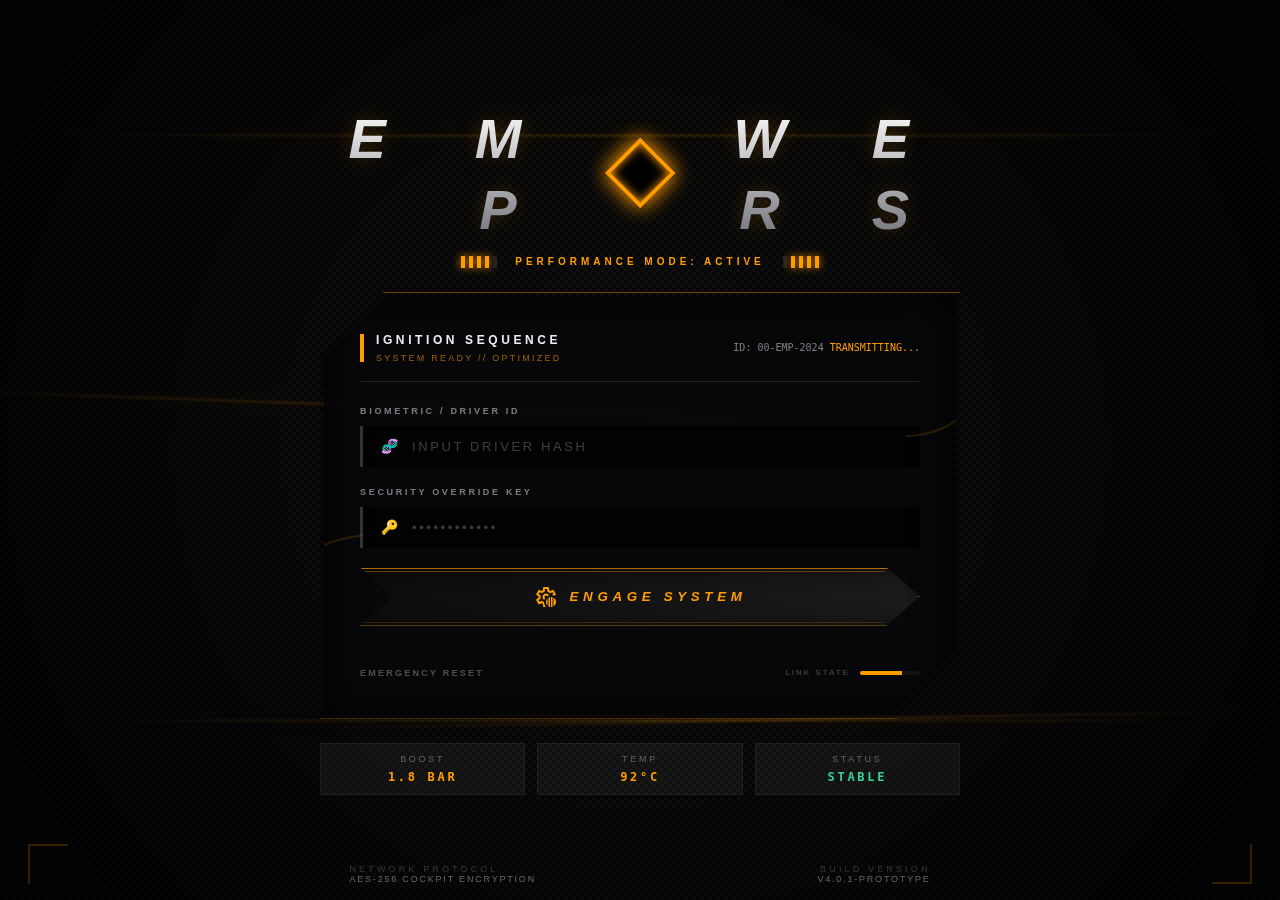
<file: public/index.html>
<!DOCTYPE html>
<html lang="en">

<head>
    <meta charset="UTF-8">
    <meta name="viewport" content="width=device-width, initial-scale=1.0">
    <title>Login</title>
</head>

<body>
    <main>
        <h1>Login</h1>
        <form id="login-form">
            <label>
                Identifier (email or username)
                <input type="text" id="identifier" required>
            </label>
            <label>
                Password
                <input type="password" id="password" required>
            </label>
            <button type="submit">Log In</button>
            <div id="error" role="alert"></div>
        </form>
    </main>

    <script src="../scripts/auth.js"></script>
</body>

</html>
</file>
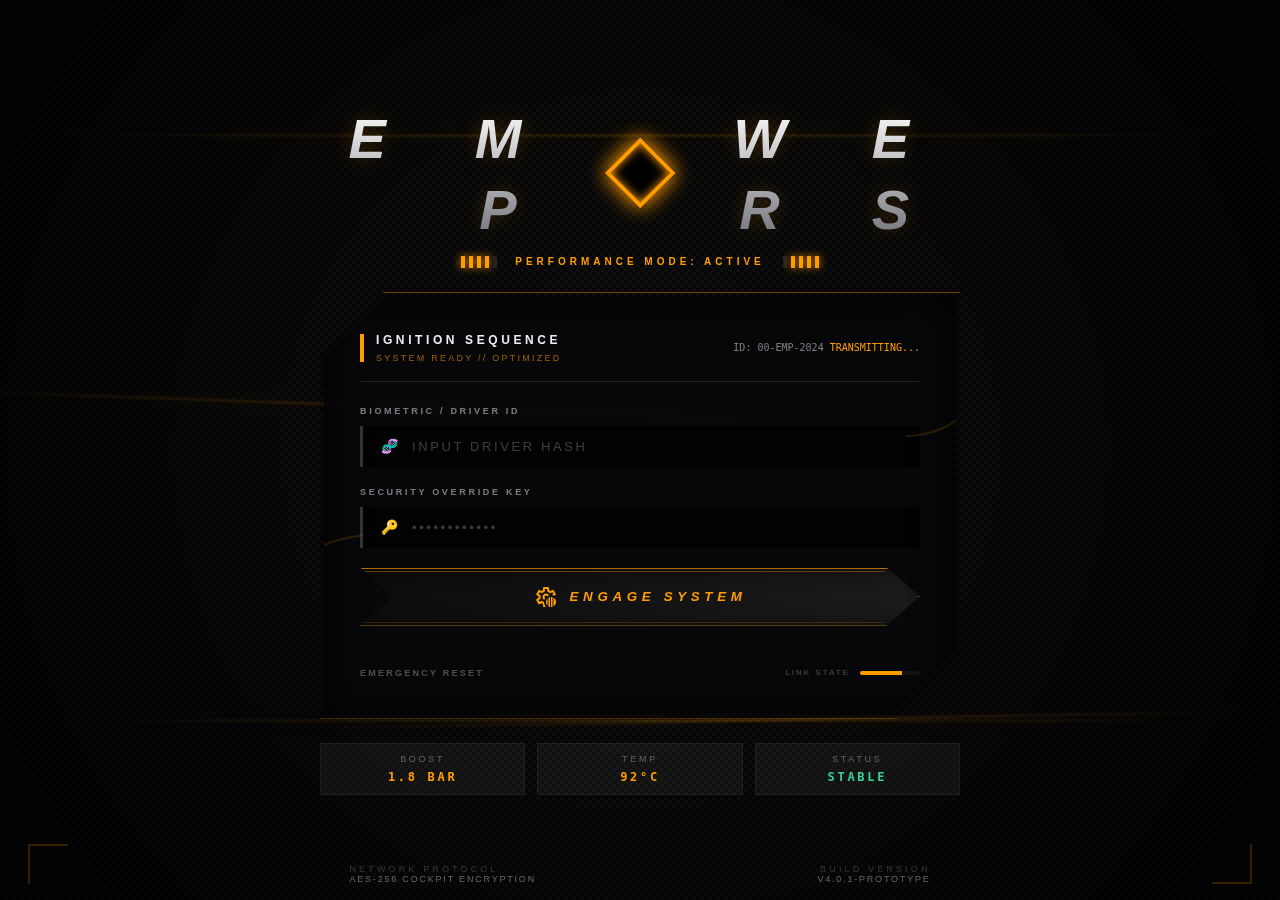
<file: public/dashboard.html>
<!DOCTYPE html>
<html lang="en">
<head>
    <meta charset="UTF-8">
    <meta name="viewport" content="width=device-width, initial-scale=1.0">
    <title>Dashboard</title>
    <link rel="stylesheet" href="css/dashboard.css">
</head>
<body>
    <div class="app">
        <header class="topbar">
            <div class="topbar-center">
                <div class="brand"><span class="brand-word">EMPOWER</span><span class="brand-accent">S</span></div>
                <div class="welcome">Welcome Back</div>
            </div>
            <div class="topbar-right">
                <button id="logout">Logout</button>
            </div>
        </header>

        <main class="container">
            <section class="grid-top">
                <article class="card info-card">
                    <div class="card-head">
                        <h2 class="card-title">User Info</h2>
                    </div>
                    <div class="card-body">
                        <div class="info-grid">
                            <p id="user-id"></p>
                            <p id="user-login"></p>
                            <p id="user-level"></p>
                            <p id="user-xp"></p>
                        </div>
                    </div>
                </article>

                <article class="card grades-card">
                    <div class="card-head">
                        <h2 class="card-title">Audit Ratio</h2>
                    </div>
                    <div class="card-body">
                        <div class="chart-box" id="audits-done-bar"></div>
                        <div class="chart-box" id="audits-received-bar"></div>
                        <p id="audit-ratio" class="sr-only"></p>
                        <div class="chart-box" id="audit-graph"></div>
                    </div>
                </article>
            </section>

            <section class="grid-mid">
                <article class="card">
                    <div class="card-head">
                        <h2 class="card-title">Grades</h2>
                    </div>
                    <div class="card-body">
                        <p id="pass-count"></p>
                        <p id="fail-count"></p>
                        <div class="chart-box" id="grades-graph"></div>
                    </div>
                </article>
                <article class="card">
                    <div class="card-head">
                        <h2 class="card-title">Last Activity</h2>
                    </div>
                    <div class="card-body">
                        <ul id="activity-list"></ul>
                    </div>
                </article>

            </section>

            <section class="grid-bottom">
                <article class="card">
                    <div class="card-head">
                        <h2 class="card-title">Skills</h2>
                    </div>
                    <div class="card-body">
                        <div class="chart-box" id="skills-bars"></div>
                    </div>
                </article>

                <article class="card">
                    <div class="card-head">
                        <h2 class="card-title">Skills Graph</h2>
                    </div>
                    <div class="card-body">
                        <div class="chart-box" id="skills-graph"></div>
                    </div>
                </article>

                <article class="card">
                    <div class="card-head">
                        <h2 class="card-title">XP Progression</h2>
                    </div>
                    <div class="card-body">
                        <div class="chart-box" id="xp-graph"></div>
                    </div>
                </article>

            </section>
        </main>
    </div>

    <script src="../scripts/auth.js"></script>
    <script src="../scripts/api.js"></script>
    <script src="../scripts/profile.js"></script>
    <script src="../scripts/graphs.js"></script>
</body>
</html>
</file>
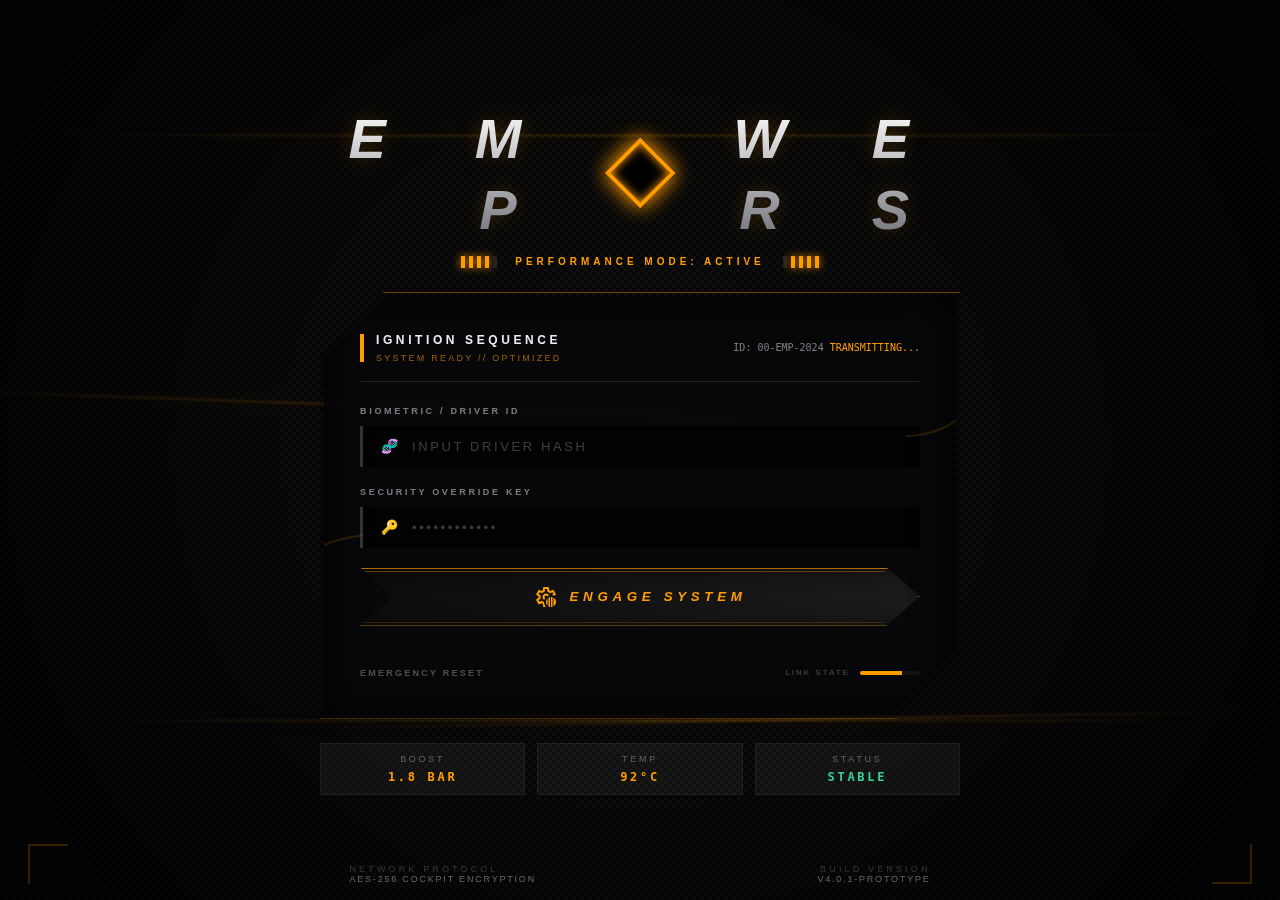
<file: public/home.html>
<!DOCTYPE html>
<html lang="en">
<head>
    <meta charset="UTF-8">
    <meta name="viewport" content="width=device-width, initial-scale=1.0">
    <title>Home</title>
</head>
<body>
    <main>
        <h1>Logged in</h1>
        <section>
            <h2>User Info</h2>
            <p id="user-id"></p>
            <p id="user-login"></p>
            <p id="user-level"></p>
        </section>
        <section>
            <h2>XP</h2>
            <p id="user-xp"></p>
        </section>
        <section>
            <h2>Grades</h2>
            <p id="pass-count"></p>
            <p id="fail-count"></p>
            <div id="grades-graph"></div>
        </section>
        <section>
            <h2>Skills</h2>
            <div id="skills-bars"></div>
        </section>
        <section>
            <h2>Skills Graph</h2>
            <div id="skills-graph"></div>
        </section>
        <section>
            <h2>XP Progression</h2>
            <div id="xp-graph"></div>
        </section>
        <section>
            <h2>Last Activity</h2>
            <ul id="activity-list"></ul>
        </section>
        <section>
            <h2>Audits</h2>
            <div id="audits-done-bar"></div>
            <div id="audits-received-bar"></div>
            <p id="audit-ratio"></p>
            <div id="audit-graph"></div>
        </section>
        <button id="logout">Logout</button>
    </main>

    <script src="../scripts/auth.js"></script>
    <script src="../scripts/api.js"></script>
    <script src="../scripts/profile.js"></script>
    <script src="../scripts/graphs.js"></script>
</body>
</html>
</file>
<file: public/css/dashboard.css>
:root {
  --primary: #fbbf24;
  --primary-glow: rgba(251, 191, 36, 0.5);
  --bg-dark: #050608;
  --panel-bg: rgba(10, 12, 16, 0.85);
  --glass-border: rgba(251, 191, 36, 0.3);
  --text: #e5e7eb;
  --muted: rgba(229,231,235,0.45);
}

* { box-sizing: border-box; }

body {
  margin: 0;
  min-height: 100vh;
  font-family: "Inter", sans-serif;
  color: var(--text);
  background-color: var(--bg-dark);
  background-image:
    linear-gradient(rgba(251, 191, 36, 0.05) 1px, transparent 1px),
    linear-gradient(90deg, rgba(251, 191, 36, 0.05) 1px, transparent 1px),
    radial-gradient(circle at 2px 2px, rgba(255,255,255,0.04) 1px, transparent 0);
  background-size: 60px 60px, 60px 60px, 4px 4px;
  overflow-x: hidden;
  position: relative;
  padding-bottom: 48px;
}

body::before {
  content: "";
  position: fixed;
  inset: 0;
  background:
    linear-gradient(rgba(18, 16, 16, 0) 50%, rgba(0, 0, 0, 0.25) 50%),
    linear-gradient(90deg, rgba(255, 0, 0, 0.02), rgba(0, 255, 0, 0.01), rgba(0, 0, 255, 0.02));
  background-size: 100% 2px, 3px 100%;
  pointer-events: none;
  z-index: 1;
}

.topbar {
  position: sticky;
  top: 0;
  z-index: 10;
  height: 96px;
  display: grid;
  grid-template-columns: 1fr auto 1fr;
  align-items: center;
  padding: 0 48px;
  background: rgba(0,0,0,0.8);
  border-bottom: 2px solid rgba(251, 191, 36, 0.4);
  backdrop-filter: blur(14px);
  box-shadow: 0 6px 30px rgba(0,0,0,0.5);
}

.topbar-left {
  display: grid;
  gap: 4px;
  border-left: 2px solid rgba(251,191,36,0.7);
  padding-left: 16px;
}

.status-row {
  display: flex;
  align-items: center;
  gap: 8px;
}

.dot {
  width: 8px;
  height: 8px;
  border-radius: 50%;
  background: var(--primary);
  box-shadow: 0 0 10px var(--primary);
  animation: pulse 1.4s infinite;
}

@keyframes pulse {
  0%, 100% { opacity: 0.5; }
  50% { opacity: 1; }
}

.status {
  font-family: "Orbitron", sans-serif;
  font-size: 10px;
  text-transform: uppercase;
  letter-spacing: 0.4em;
  color: var(--primary);
}

.status-sub {
  font-family: "JetBrains Mono", monospace;
  font-size: 9px;
  text-transform: uppercase;
  letter-spacing: 0.3em;
  color: rgba(255,255,255,0.3);
}

.topbar-center {
  text-align: center;
}

.brand {
  font-family: "Orbitron", sans-serif;
  font-size: 36px;
  font-weight: 800;
  letter-spacing: 0.2em;
  display: inline-flex;
  align-items: center;
  gap: 6px;
  font-style: italic;
}

.metallic-text {
  background: linear-gradient(180deg, #fff 0%, #fbbf24 50%, #b45309 100%);
  -webkit-background-clip: text;
  -webkit-text-fill-color: transparent;
}

.diamond-o {
  display: inline-block;
  transform: rotate(45deg);
  border: 2px solid var(--primary);
  width: 0.7em;
  height: 0.7em;
  margin: 0 0.1em;
}

.brand-line {
  height: 1px;
  width: 100%;
  margin: 6px auto 0;
  background: linear-gradient(90deg, transparent, var(--primary), transparent);
}

.brand-sub {
  display: block;
  margin-top: 8px;
  font-size: 9px;
  text-transform: uppercase;
  letter-spacing: 0.5em;
  color: rgba(251,191,36,0.6);
  font-weight: 700;
}

.topbar-right {
  display: flex;
  align-items: center;
  justify-content: flex-end;
  gap: 24px;
}

.temp {
  text-align: right;
  display: block;
  font-family: "JetBrains Mono", monospace;
  font-size: 9px;
  text-transform: uppercase;
  color: rgba(255,255,255,0.4);
}

.temp strong {
  display: block;
  color: var(--primary);
  font-size: 12px;
}

.logout-btn {
  position: relative;
  padding: 10px 28px;
  border: 2px solid var(--primary);
  background: var(--primary);
  color: #000;
  font-family: "Orbitron", sans-serif;
  font-size: 11px;
  font-weight: 700;
  text-transform: uppercase;
  letter-spacing: 0.2em;
  cursor: pointer;
  transition: all 0.2s ease;
}

.logout-btn:hover {
  background: #fff;
  box-shadow: 0 0 20px #fff;
}

.dashboard {
  padding: 40px;
  display: grid;
  grid-template-columns: repeat(3, minmax(320px, 1fr));
  gap: 20px;
  max-width: 1920px;
  margin: 0 auto;
  position: relative;
  z-index: 2;
  overflow-x: hidden;
}

.glass-panel {
  position: relative;
  background: var(--panel-bg);
  border: 1px solid var(--glass-border);
  box-shadow: inset 0 0 20px rgba(0,0,0,0.6), 0 10px 30px rgba(0,0,0,0.8);
  padding: 28px;
  clip-path: polygon(0 0, calc(100% - 15px) 0, 100% 15px, 100% 100%, 15px 100%, 0 calc(100% - 15px));
  min-width: 0;
}

.corner-bracket {
  position: absolute;
  width: 16px;
  height: 16px;
  border: 2px solid var(--primary);
}

.bracket-tl { top: 6px; left: 6px; border-right: none; border-bottom: none; }
.bracket-br { bottom: 6px; right: 6px; border-left: none; border-top: none; }

.card-header {
  margin: 0 0 22px;
  font-family: "Orbitron", sans-serif;
  font-size: 11px;
  text-transform: uppercase;
  letter-spacing: 0.25em;
  color: var(--primary);
  border-left: 4px solid var(--primary);
  padding-left: 12px;
}

.profile-block { display: grid; gap: 16px; }

.profile-row {
  border-bottom: 1px solid rgba(255,255,255,0.08);
  padding-bottom: 10px;
}

.profile-row .label {
  font-size: 9px;
  text-transform: uppercase;
  color: rgba(255,255,255,0.35);
  font-weight: 700;
  letter-spacing: 0.2em;
}

.profile-split {
  display: flex;
  justify-content: space-between;
  align-items: center;
}

.profile-split .value {
  font-family: "JetBrains Mono", monospace;
  font-size: 20px;
  color: var(--primary);
}

#driver-profile #user-id::before {
  content: "ID: ";
  color: var(--primary);
}

.profile-split .role {
  font-family: "Orbitron", sans-serif;
  font-size: 12px;
  color: rgba(255,255,255,0.6);
  letter-spacing: 0.18em;
  text-transform: uppercase;
}

.login-name {
  font-family: "Orbitron", sans-serif;
  font-size: 26px;
  color: #fff;
  letter-spacing: 0.28em;
  text-transform: uppercase;
}

.profile-grid {
  display: grid;
  grid-template-columns: repeat(2, minmax(0, 1fr));
  gap: 0;
  margin-top: 16px;
  border-top: 1px solid rgba(255,255,255,0.08);
}

.stat-box {
  background: transparent;
  padding: 16px 0 8px 0;
  border-left: 2px solid var(--primary);
}

.stat-box span {
  display: block;
  font-size: 9px;
  text-transform: uppercase;
  color: rgba(255,255,255,0.35);
  margin-bottom: 6px;
  letter-spacing: 0.2em;
}

.stat-box strong {
  font-size: 28px;
  font-family: "Orbitron", sans-serif;
  color: var(--primary);
}

.profile-grid .stat-box:first-child {
  padding-right: 20px;
  padding-left: 12px;
}

.profile-grid .stat-box:last-child {
  border-left: 2px solid var(--primary);
  padding-left: 20px;
}

.audit-layout {
  display: grid;
  grid-template-columns: minmax(220px, 1fr) minmax(240px, 0.9fr);
  gap: 24px;
  align-items: center;
}

.audit-circle {
  display: grid;
  place-items: center;
  min-height: 220px;
}

.audit-circle-inner {
  width: 180px;
  height: 180px;
}

.audit-bars { display: grid; gap: 18px; }
.audit-bar { min-height: 40px; }

.audit-metric { display: grid; gap: 6px; }
.audit-label {
  font-size: 9px;
  text-transform: uppercase;
  letter-spacing: 0.2em;
  color: rgba(255,255,255,0.4);
  font-weight: 700;
}

.audit-value { display: flex; align-items: baseline; gap: 6px; }
.audit-num { font-size: 18px; font-family: "JetBrains Mono", monospace; color: #fff; }
.audit-unit { font-size: 10px; letter-spacing: 0.2em; color: rgba(255,255,255,0.4); }
.audit-track { height: 4px; width: 100%; background: rgba(255,255,255,0.12); }
.audit-fill { height: 4px; }

.grades-wrap { display: grid; gap: 16px; }
.grades-score { display: grid; gap: 6px; }
.grades-score .score {
  font-size: 46px;
  font-family: "Orbitron", sans-serif;
  color: #fff;
  font-style: italic;
}

.grades-score .score-label {
  font-size: 10px;
  text-transform: uppercase;
  color: var(--primary);
  font-weight: 700;
}

.grades-meta {
  font-family: "JetBrains Mono", monospace;
  font-size: 10px;
  text-transform: uppercase;
  color: rgba(255,255,255,0.4);
  display: flex;
  justify-content: space-between;
}

.grades-bar { height: 24px; }

.grades-scale {
  display: flex;
  justify-content: space-between;
  font-family: "JetBrains Mono", monospace;
  font-size: 9px;
  text-transform: uppercase;
  color: rgba(255,255,255,0.2);
}

.activity-list {
  list-style: none;
  padding: 0;
  margin: 0;
  display: grid;
  gap: 10px;
  font-family: "JetBrains Mono", monospace;
  font-size: 11px;
}

.activity-list li {
  padding: 10px 12px;
  background: rgba(255,255,255,0.05);
  border-left: 2px solid rgba(255,255,255,0.2);
  color: rgba(255,255,255,0.7);
}

.chart-box {
  min-height: 260px;
  padding: 12px;
  border: 1px solid rgba(255,255,255,0.08);
  background: rgba(0,0,0,0.35);
  width: 100%;
  overflow: hidden;
}

#skills-graph svg,
#xp-graph .xp-svg,
.chart-box svg {
  display: block;
  width: 100%;
  max-width: 100%;
  height: auto;
}

#skills-graph,
#xp-graph {
  overflow: hidden;
  min-height: 320px;
}

#skills-graph {
  display: grid;
  place-items: center;
}

#xp-graph {
  display: grid;
  place-items: center;
  min-height: 380px;
}

#skills-graph svg {
  margin: 0 auto;
  width: min(520px, 100%);
}

#skills-bars-panel .chart-box {
  min-height: unset;
  height: auto;
  max-height: none;
}

#skills-bars-panel .skills-bars-svg {
  height: auto;
}

#skills-bars-panel {
  height: auto;
  overflow: visible;
  align-self: start;
}

#performance-tuning .chart-box {
  min-height: 460px;
  display: grid;
  place-items: center;
}

#xp-speed .chart-box {
  min-height: 500px;
}

#xp-speed {
  grid-column: 1 / -1;
}

#system-feed {
  padding-bottom: 20px;
  max-height: 520px;
  overflow: hidden;
}

#system-feed .activity-list {
  max-height: 420px;
}

.skills-bars-svg {
  display: block;
  width: 100%;
  max-width: 100%;
  height: auto;
}

.skills-bars-label,
.skills-bars-pct {
  fill: #e9edf4;
  font-size: 12px;
}

.skills-bars-track {
  fill: rgba(233,238,247,0.12);
}

.skills-bars-fill {
  fill: #fbbf24;
}

.skills-radar-title {
  fill: #fbbf24;
  font-size: 16px;
  font-weight: 600;
}

.skills-radar-ring {
  fill: none;
  stroke: rgba(251,191,36,0.25);
}

.skills-radar-spoke {
  stroke: rgba(251,191,36,0.2);
}

.skills-radar-polygon {
  fill: rgba(251,191,36,0.18);
  stroke: #fbbf24;
  stroke-width: 2;
}

.skills-radar-dot {
  fill: #fbbf24;
}

.skills-radar-label {
  fill: #fbbf24;
  font-size: 11px;
}

.grades-svg .grades-pass {
  fill: #fbbf24;
}

.grades-svg .grades-fail {
  fill: rgba(251,191,36,0.35);
}

.audit-gauge-base {
  fill: none;
  stroke: rgba(251,191,36,0.12);
  stroke-width: 12;
}

.audit-gauge-progress {
  fill: none;
  stroke: url(#gold-ring);
  stroke-width: 12;
  stroke-linecap: round;
}

.audit-gauge-ticks {
  stroke: rgba(251,191,36,0.5);
  stroke-width: 2;
}

.audit-gauge-value {
  fill: #fbbf24;
  font-size: 26px;
  font-weight: 800;
  font-style: italic;
}

.audit-gauge-label {
  fill: rgba(251,191,36,0.8);
  font-size: 9px;
  letter-spacing: 2px;
}

.audit-track {
  width: 100%;
}

.audit-svg {
  width: 100%;
  height: 4px;
  display: block;
}

.audit-track-rect {
  fill: rgba(255,255,255,0.12);
}

.audit-fill-done {
  fill: #fbbf24;
  filter: drop-shadow(0 0 6px rgba(251,191,36,0.6));
}

.audit-fill-received {
  fill: #ef4444;
  filter: drop-shadow(0 0 6px rgba(239,68,68,0.6));
}

.xp-title {
  fill: #fbbf24;
  font-size: 14px;
}

.xp-axis {
  stroke: rgba(233,238,247,0.15);
}

.xp-point {
  fill: #fbbf24;
}

.xp-total {
  fill: #e9edf4;
  font-size: 12px;
}

.xp-epochs {
  display: flex;
  justify-content: space-between;
  font-family: "JetBrains Mono", monospace;
  font-size: 9px;
  color: rgba(255,255,255,0.3);
  margin-top: 12px;
}

.footer {
  display: flex;
  justify-content: space-between;
  align-items: center;
  padding: 24px 48px;
  border-top: 2px solid rgba(251,191,36,0.2);
  background: rgba(0,0,0,0.6);
  margin-top: 16px;
}

.footer-left { display: flex; align-items: center; gap: 16px; }
.footer-brand {
  font-family: "Orbitron", sans-serif;
  font-style: italic;
  color: var(--primary);
  font-size: 10px;
  text-transform: uppercase;
  letter-spacing: 0.2em;
}

.footer-meta {
  font-family: "JetBrains Mono", monospace;
  font-size: 9px;
  color: rgba(255,255,255,0.3);
}

.footer .divider { width: 1px; height: 16px; background: rgba(255,255,255,0.1); }
.footer-dots { display: flex; gap: 6px; }
.footer-dots span { width: 10px; height: 10px; background: rgba(251,191,36,0.2); }
.footer-dots span:nth-child(2) { background: rgba(251,191,36,0.4); }
.footer-dots span:nth-child(3) { background: rgba(251,191,36,0.6); }
.footer-dots span:nth-child(4) { background: rgba(251,191,36,1); }

.sr-only {
  position: absolute;
  width: 1px;
  height: 1px;
  padding: 0;
  margin: -1px;
  overflow: hidden;
  clip: rect(0, 0, 0, 0);
  border: 0;
}

@media (max-width: 1180px) {
  .topbar { padding: 0 28px; }
  .brand { font-size: 30px; letter-spacing: 0.16em; }
  .dashboard { padding: 28px; }
  .footer { padding: 20px 28px; }
}

@media (max-width: 1200px) {
  .dashboard { grid-template-columns: repeat(2, minmax(300px, 1fr)); }
}

@media (max-width: 820px) {
  .topbar { grid-template-columns: 1fr; height: auto; padding: 18px; text-align: center; }
  .topbar-left { border-left: none; padding-left: 0; align-items: center; }
  .topbar-right { justify-content: center; }
  .temp { text-align: center; }
  .dashboard {
    padding: 24px;
    grid-template-columns: 1fr;
    overflow-x: hidden;
  }
  .audit-layout { grid-template-columns: 1fr; }
  .profile-grid { grid-template-columns: 1fr; }
}

@media (max-width: 640px) {
  .brand { font-size: 26px; letter-spacing: 0.12em; }
  .brand-sub { letter-spacing: 0.25em; }
  .glass-panel { padding: 20px; }
  .card-header { margin-bottom: 16px; font-size: 14px; }
  .chart-box { padding: 10px; }
  #performance-tuning .chart-box { min-height: 360px; }
  #xp-speed .chart-box { min-height: 420px; }
  .footer { flex-direction: column; gap: 16px; }
}

@media (max-width: 480px) {
  .topbar { padding: 14px; }
  .brand { font-size: 22px; letter-spacing: 0.08em; }
  .brand-sub { font-size: 8px; letter-spacing: 0.2em; }
  .logout-btn { padding: 8px 18px; font-size: 10px; letter-spacing: 0.15em; }
  .dashboard { padding: 16px; gap: 14px; }
  .glass-panel { padding: 16px; }
  .xp-epochs { font-size: 8px; }
  .temp { font-size: 8px; }
}
</file>
